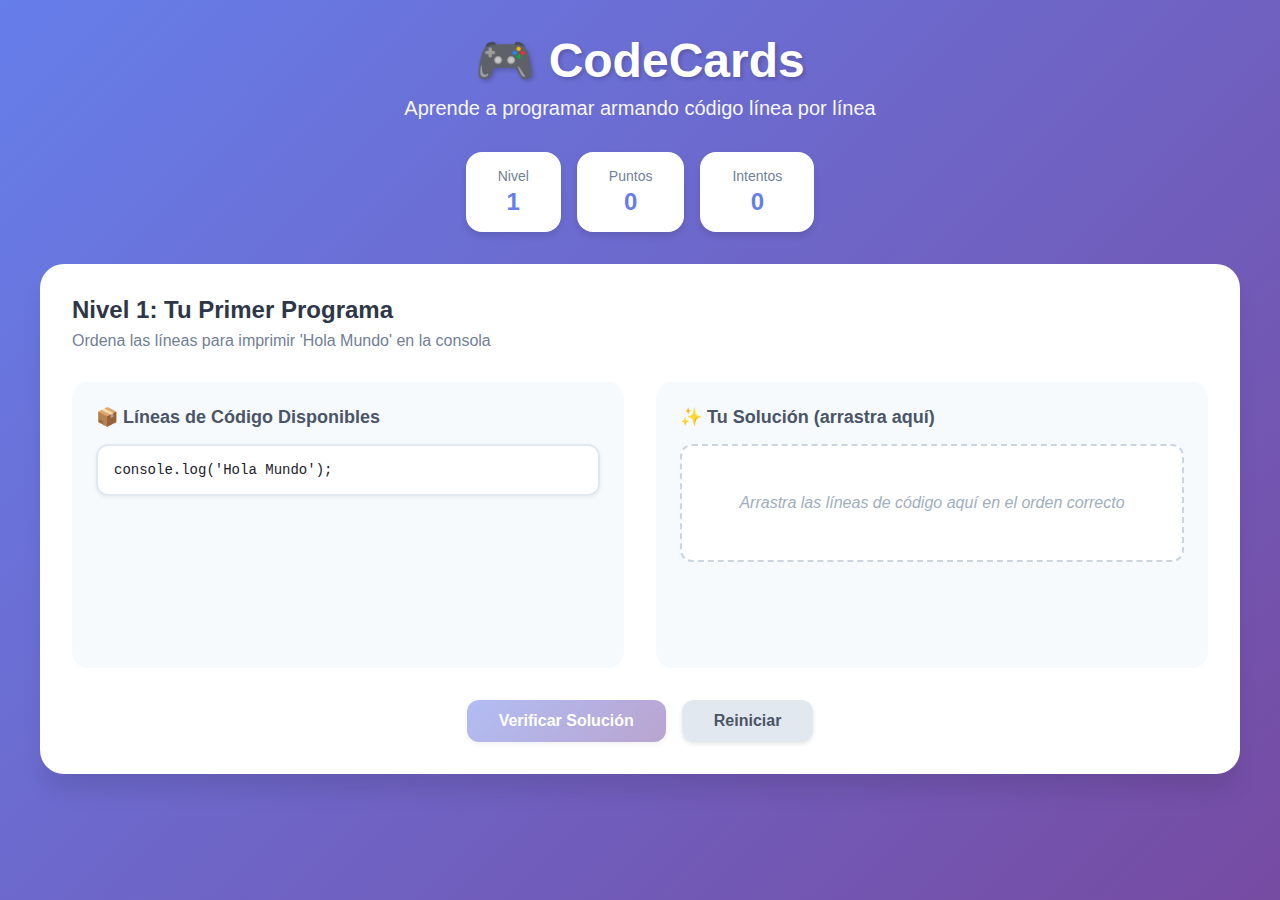
<file: index.html>
<!DOCTYPE html>
<html lang="es">
<head>
    <meta charset="UTF-8">
    <meta name="viewport" content="width=device-width, initial-scale=1.0">
    <title>CodeCards - Aprende a Programar</title>
    <style>
        * {
            margin: 0;
            padding: 0;
            box-sizing: border-box;
        }

        body {
            font-family: -apple-system, BlinkMacSystemFont, 'Segoe UI', Roboto, Oxygen, Ubuntu, Cantarell, sans-serif;
            background: linear-gradient(135deg, #667eea 0%, #764ba2 100%);
            min-height: 100vh;
            padding: 2rem;
            color: #1a202c;
        }

        .container {
            max-width: 1200px;
            margin: 0 auto;
        }

        .header {
            text-align: center;
            margin-bottom: 2rem;
            color: white;
        }

        .header h1 {
            font-size: 3rem;
            font-weight: 800;
            margin-bottom: 0.5rem;
            text-shadow: 2px 2px 4px rgba(0,0,0,0.2);
        }

        .header p {
            font-size: 1.25rem;
            opacity: 0.95;
        }

        .game-stats {
            display: flex;
            gap: 1rem;
            justify-content: center;
            margin-bottom: 2rem;
            flex-wrap: wrap;
        }

        .stat-card {
            background: white;
            padding: 1rem 2rem;
            border-radius: 1rem;
            box-shadow: 0 4px 6px rgba(0,0,0,0.1);
            text-align: center;
        }

        .stat-label {
            font-size: 0.875rem;
            color: #718096;
            margin-bottom: 0.25rem;
        }

        .stat-value {
            font-size: 1.5rem;
            font-weight: 700;
            color: #667eea;
        }

        .game-board {
            background: white;
            border-radius: 1.5rem;
            padding: 2rem;
            box-shadow: 0 20px 25px -5px rgba(0,0,0,0.1);
        }

        .challenge-header {
            margin-bottom: 2rem;
        }

        .challenge-title {
            font-size: 1.5rem;
            font-weight: 700;
            color: #2d3748;
            margin-bottom: 0.5rem;
        }

        .challenge-description {
            color: #718096;
            font-size: 1rem;
        }

        .game-area {
            display: grid;
            grid-template-columns: 1fr 1fr;
            gap: 2rem;
            margin-bottom: 2rem;
        }

        @media (max-width: 768px) {
            .game-area {
                grid-template-columns: 1fr;
            }
        }

        .cards-section, .drop-zone-section {
            background: #f7fafc;
            border-radius: 1rem;
            padding: 1.5rem;
        }

        .section-title {
            font-size: 1.125rem;
            font-weight: 600;
            color: #4a5568;
            margin-bottom: 1rem;
            display: flex;
            align-items: center;
            gap: 0.5rem;
        }

        .cards-container {
            display: flex;
            flex-direction: column;
            gap: 0.75rem;
            min-height: 200px;
        }

        .code-card {
            background: white;
            border: 2px solid #e2e8f0;
            border-radius: 0.75rem;
            padding: 1rem;
            cursor: grab;
            transition: all 0.2s;
            font-family: 'Courier New', monospace;
            font-size: 0.875rem;
            box-shadow: 0 2px 4px rgba(0,0,0,0.05);
        }

        .code-card:hover {
            border-color: #667eea;
            transform: translateY(-2px);
            box-shadow: 0 4px 8px rgba(102, 126, 234, 0.2);
        }

        .code-card.dragging {
            opacity: 0.5;
            cursor: grabbing;
        }

        .drop-zone {
            background: white;
            border: 2px dashed #cbd5e0;
            border-radius: 0.75rem;
            padding: 1rem;
            min-height: 60px;
            transition: all 0.2s;
            display: flex;
            flex-direction: column;
            gap: 0.5rem;
        }

        .drop-zone.drag-over {
            border-color: #667eea;
            background: #edf2f7;
        }

        .drop-zone-item {
            background: #f7fafc;
            border: 2px solid #667eea;
            border-radius: 0.5rem;
            padding: 0.75rem;
            font-family: 'Courier New', monospace;
            font-size: 0.875rem;
            display: flex;
            justify-content: space-between;
            align-items: center;
        }

        .remove-btn {
            background: #fc8181;
            color: white;
            border: none;
            border-radius: 0.25rem;
            padding: 0.25rem 0.5rem;
            cursor: pointer;
            font-size: 0.75rem;
            transition: background 0.2s;
        }

        .remove-btn:hover {
            background: #f56565;
        }

        .actions {
            display: flex;
            gap: 1rem;
            justify-content: center;
        }

        .btn {
            padding: 0.75rem 2rem;
            border: none;
            border-radius: 0.75rem;
            font-size: 1rem;
            font-weight: 600;
            cursor: pointer;
            transition: all 0.2s;
            box-shadow: 0 2px 4px rgba(0,0,0,0.1);
        }

        .btn-primary {
            background: linear-gradient(135deg, #667eea 0%, #764ba2 100%);
            color: white;
        }

        .btn-primary:hover {
            transform: translateY(-2px);
            box-shadow: 0 4px 8px rgba(102, 126, 234, 0.3);
        }

        .btn-secondary {
            background: #e2e8f0;
            color: #4a5568;
        }

        .btn-secondary:hover {
            background: #cbd5e0;
        }

        .btn:disabled {
            opacity: 0.5;
            cursor: not-allowed;
        }

        .feedback {
            margin-top: 1.5rem;
            padding: 1.5rem;
            border-radius: 1rem;
            animation: slideIn 0.3s ease-out;
        }

        @keyframes slideIn {
            from {
                opacity: 0;
                transform: translateY(-10px);
            }
            to {
                opacity: 1;
                transform: translateY(0);
            }
        }

        .feedback.success {
            background: #c6f6d5;
            border: 2px solid #48bb78;
        }

        .feedback.error {
            background: #fed7d7;
            border: 2px solid #f56565;
        }

        .feedback-title {
            font-size: 1.25rem;
            font-weight: 700;
            margin-bottom: 1rem;
            display: flex;
            align-items: center;
            gap: 0.5rem;
        }

        .feedback.success .feedback-title {
            color: #22543d;
        }

        .feedback.error .feedback-title {
            color: #742a2a;
        }

        .solution-code {
            background: #2d3748;
            color: #68d391;
            padding: 1rem;
            border-radius: 0.5rem;
            font-family: 'Courier New', monospace;
            margin: 1rem 0;
            white-space: pre-line;
            line-height: 1.6;
        }

        .explanation {
            margin-top: 1rem;
        }

        .explanation h4 {
            font-weight: 600;
            margin-bottom: 0.5rem;
            color: #2d3748;
        }

        .explanation p {
            color: #4a5568;
            line-height: 1.6;
            margin-bottom: 0.75rem;
        }

        .completion-screen {
            text-align: center;
            padding: 3rem;
        }

        .completion-screen h2 {
            font-size: 2.5rem;
            color: #667eea;
            margin-bottom: 1rem;
        }

        .completion-screen p {
            font-size: 1.25rem;
            color: #4a5568;
            margin-bottom: 2rem;
        }

        .final-score {
            font-size: 3rem;
            font-weight: 800;
            color: #764ba2;
            margin: 1rem 0;
        }

        .empty-state {
            text-align: center;
            color: #a0aec0;
            padding: 2rem;
            font-style: italic;
        }
    </style>
</head>
<body>
    <div class="container">
        <div class="header">
            <h1>🎮 CodeCards</h1>
            <p>Aprende a programar armando código línea por línea</p>
        </div>

        <div class="game-stats">
            <div class="stat-card">
                <div class="stat-label">Nivel</div>
                <div class="stat-value" id="level">1</div>
            </div>
            <div class="stat-card">
                <div class="stat-label">Puntos</div>
                <div class="stat-value" id="score">0</div>
            </div>
            <div class="stat-card">
                <div class="stat-label">Intentos</div>
                <div class="stat-value" id="attempts">0</div>
            </div>
        </div>

        <div class="game-board" id="gameBoard">
            <!-- Game content will be inserted here -->
        </div>
    </div>

    <script>
        const challenges = [
            {
                id: 1,
                title: "Nivel 1: Tu Primer Programa",
                description: "Ordena las líneas para imprimir 'Hola Mundo' en la consola",
                lines: [
                    "console.log('Hola Mundo');",
                ],
                explanation: {
                    why: "Este es el programa más básico en JavaScript. console.log() es una función que imprime mensajes en la consola del navegador, útil para ver resultados y depurar código.",
                    how: "1. console.log() es una función incorporada de JavaScript\n2. Toma un argumento (en este caso, el texto 'Hola Mundo')\n3. Imprime ese argumento en la consola del navegador\n4. El punto y coma (;) marca el final de la instrucción"
                }
            },
            {
                id: 2,
                title: "Nivel 2: Variables",
                description: "Crea una variable y muestra su valor",
                lines: [
                    "let nombre = 'Ana';",
                    "console.log(nombre);"
                ],
                explanation: {
                    why: "Las variables son contenedores que almacenan datos. Nos permiten guardar información y reutilizarla en diferentes partes del programa.",
                    how: "1. 'let' declara una nueva variable\n2. 'nombre' es el identificador de la variable\n3. El operador '=' asigna el valor 'Ana' a la variable\n4. console.log(nombre) imprime el valor almacenado en la variable"
                }
            },
            {
                id: 3,
                title: "Nivel 3: Operaciones Matemáticas",
                description: "Suma dos números y muestra el resultado",
                lines: [
                    "let a = 5;",
                    "let b = 3;",
                    "let suma = a + b;",
                    "console.log(suma);"
                ],
                explanation: {
                    why: "Las operaciones matemáticas son fundamentales en programación. Nos permiten realizar cálculos y manipular datos numéricos.",
                    how: "1. Declaramos dos variables 'a' y 'b' con valores numéricos\n2. Creamos una tercera variable 'suma' que almacena el resultado de a + b\n3. El operador '+' suma los valores de las variables\n4. Imprimimos el resultado (8) en la consola"
                }
            },
            {
                id: 4,
                title: "Nivel 4: Condicionales",
                description: "Verifica si un número es mayor que 10",
                lines: [
                    "let numero = 15;",
                    "if (numero > 10) {",
                    "  console.log('Es mayor que 10');",
                    "}"
                ],
                explanation: {
                    why: "Los condicionales permiten que el programa tome decisiones. El código se ejecuta solo si se cumple una condición específica.",
                    how: "1. Declaramos una variable 'numero' con valor 15\n2. 'if' evalúa la condición entre paréntesis\n3. 'numero > 10' compara si 15 es mayor que 10 (verdadero)\n4. Como la condición es verdadera, ejecuta el código dentro de las llaves\n5. Imprime 'Es mayor que 10'"
                }
            },
            {
                id: 5,
                title: "Nivel 5: Bucle For",
                description: "Imprime los números del 1 al 5",
                lines: [
                    "for (let i = 1; i <= 5; i++) {",
                    "  console.log(i);",
                    "}"
                ],
                explanation: {
                    why: "Los bucles permiten repetir código múltiples veces sin escribirlo manualmente. Son esenciales para procesar listas de datos o realizar tareas repetitivas.",
                    how: "1. 'for' inicia el bucle con tres partes:\n2. 'let i = 1' inicializa el contador en 1\n3. 'i <= 5' es la condición (continúa mientras i sea menor o igual a 5)\n4. 'i++' incrementa i en 1 después de cada iteración\n5. El bucle imprime 1, 2, 3, 4, 5 en iteraciones sucesivas"
                }
            },
            {
                id: 6,
                title: "Nivel 6: Arrays",
                description: "Crea un array y muestra su primer elemento",
                lines: [
                    "let frutas = ['manzana', 'banana', 'naranja'];",
                    "console.log(frutas[0]);"
                ],
                explanation: {
                    why: "Los arrays (arreglos) almacenan múltiples valores en una sola variable. Son perfectos para manejar listas de datos relacionados.",
                    how: "1. Declaramos un array 'frutas' con tres elementos entre corchetes\n2. Los arrays usan índices que empiezan en 0\n3. frutas[0] accede al primer elemento ('manzana')\n4. frutas[1] sería 'banana', frutas[2] sería 'naranja'"
                }
            },
            {
                id: 7,
                title: "Nivel 7: Funciones",
                description: "Define y llama una función que saluda",
                lines: [
                    "function saludar(nombre) {",
                    "  return 'Hola ' + nombre;",
                    "}",
                    "console.log(saludar('Carlos'));"
                ],
                explanation: {
                    why: "Las funciones son bloques de código reutilizables. Nos permiten organizar el código, evitar repetición y crear abstracciones útiles.",
                    how: "1. 'function' declara una nueva función llamada 'saludar'\n2. 'nombre' es un parámetro que recibe la función\n3. 'return' devuelve el resultado: 'Hola ' concatenado con el nombre\n4. saludar('Carlos') llama a la función con el argumento 'Carlos'\n5. Imprime 'Hola Carlos'"
                }
            },
            {
                id: 8,
                title: "Nivel 8: Objetos",
                description: "Crea un objeto y accede a sus propiedades",
                lines: [
                    "let persona = {",
                    "  nombre: 'María',",
                    "  edad: 25",
                    "};",
                    "console.log(persona.nombre);"
                ],
                explanation: {
                    why: "Los objetos agrupan datos relacionados en propiedades. Son fundamentales para modelar entidades del mundo real en código.",
                    how: "1. Creamos un objeto 'persona' con llaves {}\n2. Definimos propiedades con formato 'clave: valor'\n3. 'nombre' y 'edad' son propiedades del objeto\n4. Usamos notación de punto (persona.nombre) para acceder a propiedades\n5. Imprime 'María'"
                }
            }
        ];

        let currentChallengeIndex = 0;
        let score = 0;
        let attempts = 0;
        let userSolution = [];
        let availableCards = [];

        function init() {
            loadChallenge();
        }

        function loadChallenge() {
            const challenge = challenges[currentChallengeIndex];
            availableCards = [...challenge.lines].sort(() => Math.random() - 0.5);
            userSolution = [];
            
            updateStats();
            renderChallenge();
        }

        function updateStats() {
            document.getElementById('level').textContent = currentChallengeIndex + 1;
            document.getElementById('score').textContent = score;
            document.getElementById('attempts').textContent = attempts;
        }

        function renderChallenge() {
            const challenge = challenges[currentChallengeIndex];
            const gameBoard = document.getElementById('gameBoard');
            
            gameBoard.innerHTML = `
                <div class="challenge-header">
                    <h2 class="challenge-title">${challenge.title}</h2>
                    <p class="challenge-description">${challenge.description}</p>
                </div>
                
                <div class="game-area">
                    <div class="cards-section">
                        <div class="section-title">
                            📦 Líneas de Código Disponibles
                        </div>
                        <div class="cards-container" id="cardsContainer">
                            ${availableCards.length > 0 ? 
                                availableCards.map((line, index) => `
                                    <div class="code-card" draggable="true" data-index="${index}">
                                        ${line}
                                    </div>
                                `).join('') :
                                '<div class="empty-state">¡Todas las cartas han sido usadas!</div>'
                            }
                        </div>
                    </div>
                    
                    <div class="drop-zone-section">
                        <div class="section-title">
                            ✨ Tu Solución (arrastra aquí)
                        </div>
                        <div class="drop-zone" id="dropZone">
                            ${userSolution.length > 0 ?
                                userSolution.map((line, index) => `
                                    <div class="drop-zone-item">
                                        <span>${line}</span>
                                        <button class="remove-btn" onclick="removeLine(${index})">✕</button>
                                    </div>
                                `).join('') :
                                '<div class="empty-state">Arrastra las líneas de código aquí en el orden correcto</div>'
                            }
                        </div>
                    </div>
                </div>
                
                <div class="actions">
                    <button class="btn btn-primary" onclick="checkSolution()" ${userSolution.length === 0 ? 'disabled' : ''}>
                        Verificar Solución
                    </button>
                    <button class="btn btn-secondary" onclick="resetChallenge()">
                        Reiniciar
                    </button>
                </div>
                
                <div id="feedback"></div>
            `;
            
            setupDragAndDrop();
        }

        function setupDragAndDrop() {
            const cards = document.querySelectorAll('.code-card');
            const dropZone = document.getElementById('dropZone');
            
            cards.forEach(card => {
                card.addEventListener('dragstart', handleDragStart);
                card.addEventListener('dragend', handleDragEnd);
            });
            
            dropZone.addEventListener('dragover', handleDragOver);
            dropZone.addEventListener('drop', handleDrop);
            dropZone.addEventListener('dragleave', handleDragLeave);
        }

        let draggedIndex = null;

        function handleDragStart(e) {
            draggedIndex = parseInt(e.target.dataset.index);
            e.target.classList.add('dragging');
        }

        function handleDragEnd(e) {
            e.target.classList.remove('dragging');
        }

        function handleDragOver(e) {
            e.preventDefault();
            document.getElementById('dropZone').classList.add('drag-over');
        }

        function handleDragLeave(e) {
            if (e.target.id === 'dropZone') {
                e.target.classList.remove('drag-over');
            }
        }

        function handleDrop(e) {
            e.preventDefault();
            document.getElementById('dropZone').classList.remove('drag-over');
            
            if (draggedIndex !== null) {
                const line = availableCards[draggedIndex];
                userSolution.push(line);
                availableCards.splice(draggedIndex, 1);
                draggedIndex = null;
                renderChallenge();
            }
        }

        function removeLine(index) {
            const line = userSolution[index];
            availableCards.push(line);
            userSolution.splice(index, 1);
            renderChallenge();
        }

        function checkSolution() {
            attempts++;
            const challenge = challenges[currentChallengeIndex];
            const isCorrect = JSON.stringify(userSolution) === JSON.stringify(challenge.lines);
            
            const feedbackDiv = document.getElementById('feedback');
            
            if (isCorrect) {
                const points = Math.max(100 - (attempts - 1) * 20, 20);
                score += points;
                
                feedbackDiv.innerHTML = `
                    <div class="feedback success">
                        <div class="feedback-title">
                            ✅ ¡Excelente! Código Correcto
                        </div>
                        <p><strong>+${points} puntos</strong></p>
                        
                        <div class="explanation">
                            <h4>💡 ¿Por qué funciona este código?</h4>
                            <p>${challenge.explanation.why}</p>
                            
                            <h4>🔍 ¿Cómo funciona paso a paso?</h4>
                            <p style="white-space: pre-line;">${challenge.explanation.how}</p>
                        </div>
                        
                        <div style="margin-top: 1.5rem;">
                            <button class="btn btn-primary" onclick="nextChallenge()">
                                Siguiente Nivel →
                            </button>
                        </div>
                    </div>
                `;
            } else {
                feedbackDiv.innerHTML = `
                    <div class="feedback error">
                        <div class="feedback-title">
                            ❌ Código Incorrecto
                        </div>
                        <p>El orden de las líneas no es correcto. ¡Sigue intentando!</p>
                        
                        <h4 style="margin-top: 1rem; color: #742a2a;">📝 Solución Correcta:</h4>
                        <div class="solution-code">${challenge.lines.join('\n')}</div>
                        
                        <div class="explanation">
                            <h4>💡 ¿Por qué funciona este código?</h4>
                            <p>${challenge.explanation.why}</p>
                            
                            <h4>🔍 ¿Cómo funciona paso a paso?</h4>
                            <p style="white-space: pre-line;">${challenge.explanation.how}</p>
                        </div>
                        
                        <div style="margin-top: 1.5rem;">
                            <button class="btn btn-secondary" onclick="resetChallenge()">
                                Intentar de Nuevo
                            </button>
                        </div>
                    </div>
                `;
            }
            
            updateStats();
        }

        function resetChallenge() {
            attempts = 0;
            loadChallenge();
        }

        function nextChallenge() {
            currentChallengeIndex++;
            attempts = 0;
            
            if (currentChallengeIndex >= challenges.length) {
                showCompletion();
            } else {
                loadChallenge();
            }
        }

        function showCompletion() {
            const gameBoard = document.getElementById('gameBoard');
            gameBoard.innerHTML = `
                <div class="completion-screen">
                    <h2>🎉 ¡Felicitaciones!</h2>
                    <p>Has completado todos los desafíos de CodeCards</p>
                    <div class="final-score">${score} puntos</div>
                    <p>Has aprendido los fundamentos de la programación en JavaScript</p>
                    <button class="btn btn-primary" onclick="restartGame()">
                        Jugar de Nuevo
                    </button>
                </div>
            `;
        }

        function restartGame() {
            currentChallengeIndex = 0;
            score = 0;
            attempts = 0;
            init();
        }

        // Initialize game on load
        init();
    </script>
</body>
</html>
</file>
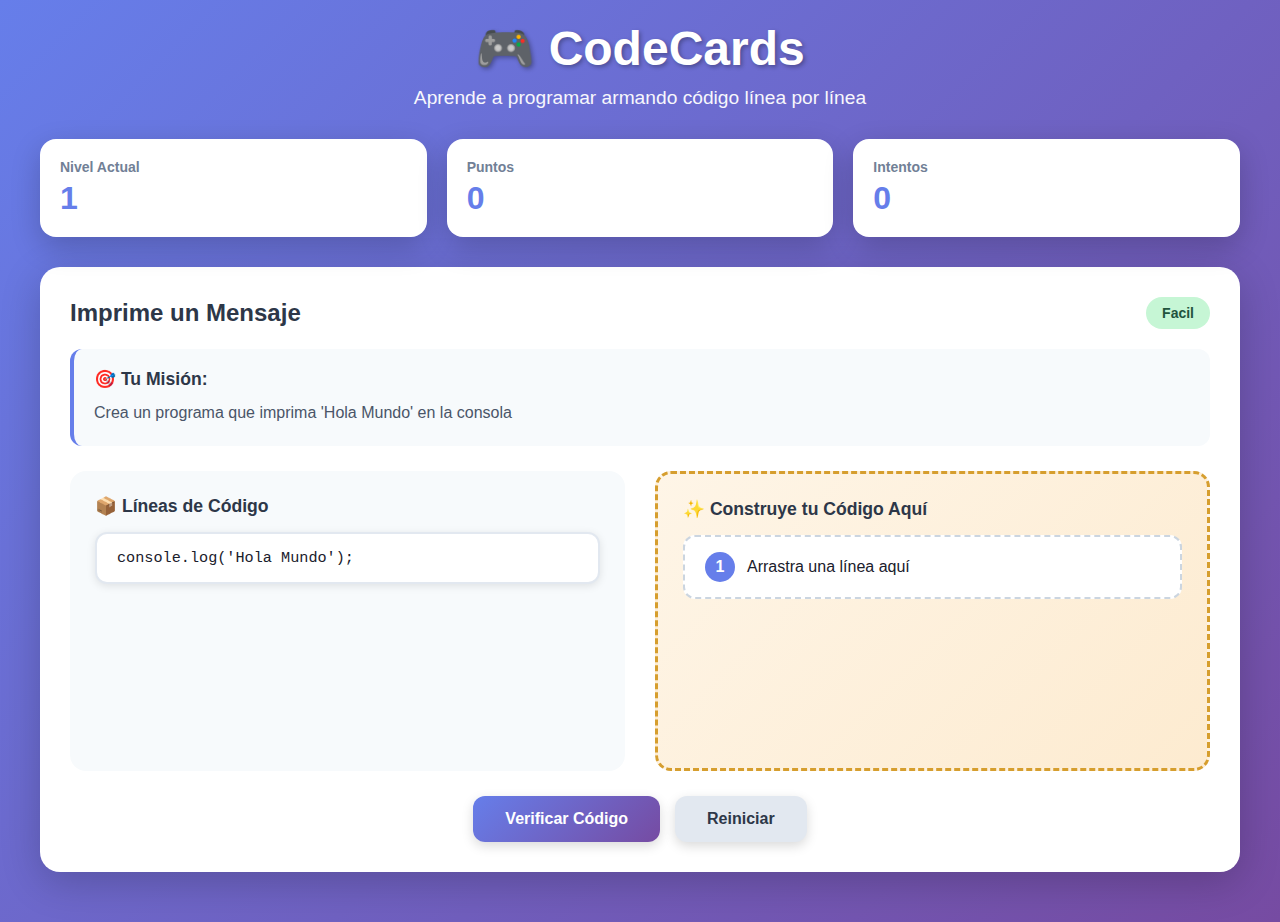
<file: blogger-version.html>
<!DOCTYPE html>
<html lang="es">
<head>
    <meta charset="UTF-8">
    <meta name="viewport" content="width=device-width, initial-scale=1.0">
    <title>CodeCards - Aprende a Programar Jugando</title>
    <style>
        * {
            margin: 0;
            padding: 0;
            box-sizing: border-box;
        }

        body {
            font-family: 'Segoe UI', Tahoma, Geneva, Verdana, sans-serif;
            background: linear-gradient(135deg, #667eea 0%, #764ba2 100%);
            min-height: 100vh;
            padding: 20px;
            color: #1a202c;
        }

        .game-container {
            max-width: 1200px;
            margin: 0 auto;
        }

        .header {
            text-align: center;
            margin-bottom: 30px;
            color: white;
        }

        .header h1 {
            font-size: 3rem;
            font-weight: 800;
            margin-bottom: 10px;
            text-shadow: 2px 2px 4px rgba(0,0,0,0.3);
        }

        .header p {
            font-size: 1.2rem;
            opacity: 0.95;
        }

        .stats-bar {
            display: flex;
            justify-content: space-between;
            gap: 20px;
            margin-bottom: 30px;
            flex-wrap: wrap;
        }

        .stat-card {
            background: white;
            padding: 20px;
            border-radius: 16px;
            flex: 1;
            min-width: 200px;
            box-shadow: 0 10px 30px rgba(0,0,0,0.2);
        }

        .stat-label {
            font-size: 0.875rem;
            color: #718096;
            margin-bottom: 5px;
            font-weight: 600;
        }

        .stat-value {
            font-size: 2rem;
            font-weight: 800;
            color: #667eea;
        }

        .challenge-section {
            background: white;
            padding: 30px;
            border-radius: 20px;
            margin-bottom: 30px;
            box-shadow: 0 10px 40px rgba(0,0,0,0.2);
        }

        .challenge-header {
            display: flex;
            justify-content: space-between;
            align-items: center;
            margin-bottom: 20px;
            flex-wrap: wrap;
            gap: 10px;
        }

        .challenge-title {
            font-size: 1.5rem;
            font-weight: 700;
            color: #2d3748;
        }

        .difficulty-badge {
            padding: 8px 16px;
            border-radius: 20px;
            font-size: 0.875rem;
            font-weight: 600;
        }

        .difficulty-facil { background: #c6f6d5; color: #22543d; }
        .difficulty-medio { background: #feebc8; color: #7c2d12; }
        .difficulty-dificil { background: #fed7d7; color: #742a2a; }

        .challenge-description {
            background: #f7fafc;
            padding: 20px;
            border-radius: 12px;
            margin-bottom: 25px;
            border-left: 4px solid #667eea;
        }

        .challenge-description h3 {
            font-size: 1.1rem;
            margin-bottom: 10px;
            color: #2d3748;
        }

        .challenge-description p {
            color: #4a5568;
            line-height: 1.6;
        }

        .game-area {
            display: grid;
            grid-template-columns: 1fr 1fr;
            gap: 30px;
            margin-bottom: 25px;
        }

        @media (max-width: 768px) {
            .game-area {
                grid-template-columns: 1fr;
            }
        }

        .cards-pool, .drop-zone {
            background: #f7fafc;
            padding: 25px;
            border-radius: 16px;
            min-height: 300px;
        }

        .section-title {
            font-size: 1.1rem;
            font-weight: 700;
            margin-bottom: 15px;
            color: #2d3748;
        }

        .drop-zone {
            background: linear-gradient(135deg, #fef5e7 0%, #fdebd0 100%);
            border: 3px dashed #d69e2e;
        }

        .code-card {
            background: white;
            padding: 15px 20px;
            margin-bottom: 12px;
            border-radius: 12px;
            cursor: move;
            border: 2px solid #e2e8f0;
            transition: all 0.3s ease;
            font-family: 'Courier New', monospace;
            font-size: 0.95rem;
            box-shadow: 0 2px 8px rgba(0,0,0,0.1);
        }

        .code-card:hover {
            transform: translateY(-2px);
            box-shadow: 0 4px 12px rgba(102, 126, 234, 0.3);
            border-color: #667eea;
        }

        .code-card.dragging {
            opacity: 0.5;
            transform: rotate(5deg);
        }

        .drop-slot {
            background: white;
            padding: 15px 20px;
            margin-bottom: 12px;
            border-radius: 12px;
            border: 2px dashed #cbd5e0;
            min-height: 55px;
            display: flex;
            align-items: center;
            transition: all 0.3s ease;
        }

        .drop-slot.drag-over {
            background: #e6fffa;
            border-color: #38b2ac;
            transform: scale(1.02);
        }

        .drop-slot.filled {
            border-style: solid;
            border-color: #667eea;
        }

        .slot-number {
            display: inline-block;
            width: 30px;
            height: 30px;
            background: #667eea;
            color: white;
            border-radius: 50%;
            text-align: center;
            line-height: 30px;
            font-weight: 700;
            margin-right: 12px;
            flex-shrink: 0;
        }

        .button-group {
            display: flex;
            gap: 15px;
            justify-content: center;
            flex-wrap: wrap;
        }

        .btn {
            padding: 14px 32px;
            border: none;
            border-radius: 12px;
            font-size: 1rem;
            font-weight: 700;
            cursor: pointer;
            transition: all 0.3s ease;
            box-shadow: 0 4px 12px rgba(0,0,0,0.15);
        }

        .btn:hover {
            transform: translateY(-2px);
            box-shadow: 0 6px 16px rgba(0,0,0,0.2);
        }

        .btn-primary {
            background: linear-gradient(135deg, #667eea 0%, #764ba2 100%);
            color: white;
        }

        .btn-secondary {
            background: #e2e8f0;
            color: #2d3748;
        }

        .btn-next {
            background: linear-gradient(135deg, #48bb78 0%, #38a169 100%);
            color: white;
        }

        .btn:disabled {
            opacity: 0.5;
            cursor: not-allowed;
        }

        .feedback {
            margin-top: 25px;
            padding: 25px;
            border-radius: 16px;
            animation: slideIn 0.5s ease;
        }

        @keyframes slideIn {
            from {
                opacity: 0;
                transform: translateY(-20px);
            }
            to {
                opacity: 1;
                transform: translateY(0);
            }
        }

        .feedback-success {
            background: linear-gradient(135deg, #c6f6d5 0%, #9ae6b4 100%);
            border-left: 5px solid #38a169;
        }

        .feedback-error {
            background: linear-gradient(135deg, #fed7d7 0%, #fc8181 100%);
            border-left: 5px solid #e53e3e;
        }

        .feedback h3 {
            font-size: 1.3rem;
            margin-bottom: 15px;
            color: #2d3748;
        }

        .feedback-content {
            color: #2d3748;
            line-height: 1.8;
        }

        .feedback-content strong {
            display: block;
            margin-top: 15px;
            margin-bottom: 8px;
            font-size: 1.05rem;
        }

        .feedback-content ul {
            margin-left: 20px;
            margin-top: 10px;
        }

        .feedback-content li {
            margin-bottom: 8px;
        }

        .solution-code {
            background: #2d3748;
            color: #48bb78;
            padding: 20px;
            border-radius: 12px;
            margin: 15px 0;
            font-family: 'Courier New', monospace;
            overflow-x: auto;
        }

        .solution-code div {
            margin-bottom: 5px;
        }

        .completion-screen {
            text-align: center;
            padding: 50px 20px;
        }

        .completion-screen h2 {
            font-size: 3rem;
            margin-bottom: 20px;
            color: #2d3748;
        }

        .completion-screen .trophy {
            font-size: 5rem;
            margin-bottom: 20px;
        }

        .final-stats {
            display: grid;
            grid-template-columns: repeat(auto-fit, minmax(200px, 1fr));
            gap: 20px;
            margin: 30px 0;
        }

        .hidden {
            display: none;
        }
    </style>
</head>
<body>
    <div class="game-container">
        <div class="header">
            <h1>🎮 CodeCards</h1>
            <p>Aprende a programar armando código línea por línea</p>
        </div>

        <div id="gameScreen">
            <div class="stats-bar">
                <div class="stat-card">
                    <div class="stat-label">Nivel Actual</div>
                    <div class="stat-value" id="currentLevel">1</div>
                </div>
                <div class="stat-card">
                    <div class="stat-label">Puntos</div>
                    <div class="stat-value" id="score">0</div>
                </div>
                <div class="stat-card">
                    <div class="stat-label">Intentos</div>
                    <div class="stat-value" id="attempts">0</div>
                </div>
            </div>

            <div class="challenge-section">
                <div class="challenge-header">
                    <h2 class="challenge-title" id="challengeTitle"></h2>
                    <span class="difficulty-badge" id="difficultyBadge"></span>
                </div>

                <div class="challenge-description">
                    <h3>🎯 Tu Misión:</h3>
                    <p id="challengeDescription"></p>
                </div>

                <div class="game-area">
                    <div class="cards-pool">
                        <h3 class="section-title">📦 Líneas de Código</h3>
                        <div id="cardsContainer"></div>
                    </div>

                    <div class="drop-zone">
                        <h3 class="section-title">✨ Construye tu Código Aquí</h3>
                        <div id="dropZone"></div>
                    </div>
                </div>

                <div class="button-group">
                    <button class="btn btn-primary" id="checkBtn">Verificar Código</button>
                    <button class="btn btn-secondary" id="resetBtn">Reiniciar</button>
                    <button class="btn btn-next hidden" id="nextBtn">Siguiente Nivel →</button>
                </div>

                <div id="feedback" class="hidden"></div>
            </div>
        </div>

        <div id="completionScreen" class="challenge-section hidden">
            <div class="completion-screen">
                <div class="trophy">🏆</div>
                <h2>¡Felicitaciones!</h2>
                <p style="font-size: 1.2rem; color: #4a5568; margin-bottom: 30px;">
                    Has completado todos los desafíos de CodeCards
                </p>
                <div class="final-stats">
                    <div class="stat-card">
                        <div class="stat-label">Puntos Totales</div>
                        <div class="stat-value" id="finalScore">0</div>
                    </div>
                    <div class="stat-card">
                        <div class="stat-label">Niveles Completados</div>
                        <div class="stat-value" id="finalLevels">0</div>
                    </div>
                </div>
                <button class="btn btn-primary" onclick="location.reload()">Jugar de Nuevo</button>
            </div>
        </div>
    </div>

    <script>
        const challenges = [
            {
                title: "Imprime un Mensaje",
                description: "Crea un programa que imprima 'Hola Mundo' en la consola",
                difficulty: "facil",
                lines: [
                    "console.log('Hola Mundo');",
                ],
                explanation: {
                    why: "Este es el programa más básico en programación. Sirve para verificar que tu entorno de desarrollo funciona correctamente y para entender cómo mostrar información al usuario.",
                    how: "console.log() es una función que imprime mensajes en la consola del navegador o terminal. El texto entre comillas es el mensaje que queremos mostrar."
                }
            },
            {
                title: "Declara una Variable",
                description: "Crea una variable llamada 'edad' y asígnale el valor 25",
                difficulty: "facil",
                lines: [
                    "let edad = 25;",
                ],
                explanation: {
                    why: "Las variables son contenedores que almacenan datos que pueden cambiar durante la ejecución del programa. Son fundamentales para guardar y manipular información.",
                    how: "'let' declara una variable que puede cambiar su valor. 'edad' es el nombre de la variable, '=' asigna el valor, y '25' es el valor numérico que guardamos."
                }
            },
            {
                title: "Suma de Números",
                description: "Crea dos variables con números y muestra su suma",
                difficulty: "facil",
                lines: [
                    "let a = 10;",
                    "let b = 20;",
                    "console.log(a + b);",
                ],
                explanation: {
                    why: "Las operaciones matemáticas son esenciales en programación para realizar cálculos, procesar datos numéricos y resolver problemas computacionales.",
                    how: "Primero declaramos dos variables 'a' y 'b' con valores numéricos. Luego usamos el operador '+' para sumarlas y console.log() para mostrar el resultado (30)."
                }
            },
            {
                title: "Condicional Simple",
                description: "Verifica si un número es mayor que 10 y muestra un mensaje",
                difficulty: "medio",
                lines: [
                    "let numero = 15;",
                    "if (numero > 10) {",
                    "  console.log('El número es mayor que 10');",
                    "}",
                ],
                explanation: {
                    why: "Las condicionales permiten que el programa tome decisiones y ejecute diferentes acciones según las condiciones. Son la base de la lógica en programación.",
                    how: "La estructura 'if' evalúa una condición (numero > 10). Si es verdadera, ejecuta el código entre llaves {}. En este caso, como 15 > 10, se imprime el mensaje."
                }
            },
            {
                title: "Bucle For",
                description: "Imprime los números del 1 al 5 usando un bucle",
                difficulty: "medio",
                lines: [
                    "for (let i = 1; i <= 5; i++) {",
                    "  console.log(i);",
                    "}",
                ],
                explanation: {
                    why: "Los bucles permiten repetir acciones múltiples veces sin escribir código duplicado. Son esenciales para procesar listas, hacer cálculos repetitivos y automatizar tareas.",
                    how: "El bucle 'for' tiene tres partes: inicialización (i=1), condición (i<=5), e incremento (i++). En cada iteración, imprime el valor actual de 'i' y lo incrementa hasta llegar a 5."
                }
            },
            {
                title: "Función Simple",
                description: "Crea una función que salude a una persona por su nombre",
                difficulty: "medio",
                lines: [
                    "function saludar(nombre) {",
                    "  return 'Hola ' + nombre;",
                    "}",
                    "console.log(saludar('Ana'));",
                ],
                explanation: {
                    why: "Las funciones permiten reutilizar código, organizarlo mejor y crear bloques lógicos que realizan tareas específicas. Son fundamentales para escribir código mantenible.",
                    how: "'function' declara la función, 'nombre' es el parámetro que recibe, 'return' devuelve el resultado concatenando 'Hola ' con el nombre. Luego llamamos la función con 'Ana' como argumento."
                }
            },
            {
                title: "Array y Recorrido",
                description: "Crea un array de frutas y muestra cada una",
                difficulty: "dificil",
                lines: [
                    "let frutas = ['manzana', 'banana', 'naranja'];",
                    "for (let i = 0; i < frutas.length; i++) {",
                    "  console.log(frutas[i]);",
                    "}",
                ],
                explanation: {
                    why: "Los arrays (arreglos) permiten almacenar múltiples valores en una sola variable. Son esenciales para manejar colecciones de datos como listas de usuarios, productos, etc.",
                    how: "Declaramos un array con corchetes [] que contiene 3 strings. Luego usamos un bucle for que recorre cada posición del array (0 a 2) usando 'frutas.length' para saber cuántos elementos hay."
                }
            },
            {
                title: "Objeto y Propiedades",
                description: "Crea un objeto persona con nombre y edad, y muestra sus propiedades",
                difficulty: "dificil",
                lines: [
                    "let persona = {",
                    "  nombre: 'Carlos',",
                    "  edad: 30",
                    "};",
                    "console.log(persona.nombre + ' tiene ' + persona.edad + ' años');",
                ],
                explanation: {
                    why: "Los objetos permiten agrupar datos relacionados y representar entidades del mundo real. Son fundamentales en programación orientada a objetos y para estructurar datos complejos.",
                    how: "Creamos un objeto con llaves {} que contiene propiedades (nombre y edad) con sus valores. Accedemos a las propiedades usando la notación de punto (persona.nombre) y las concatenamos en un mensaje."
                }
            }
        ];

        let currentChallengeIndex = 0;
        let score = 0;
        let attempts = 0;
        let droppedCards = [];

        function initGame() {
            loadChallenge(currentChallengeIndex);
        }

        function loadChallenge(index) {
            const challenge = challenges[index];
            
            document.getElementById('currentLevel').textContent = index + 1;
            document.getElementById('challengeTitle').textContent = challenge.title;
            document.getElementById('challengeDescription').textContent = challenge.description;
            
            const badge = document.getElementById('difficultyBadge');
            badge.textContent = challenge.difficulty.charAt(0).toUpperCase() + challenge.difficulty.slice(1);
            badge.className = 'difficulty-badge difficulty-' + challenge.difficulty;
            
            const shuffledLines = [...challenge.lines].sort(() => Math.random() - 0.5);
            
            const cardsContainer = document.getElementById('cardsContainer');
            cardsContainer.innerHTML = '';
            shuffledLines.forEach((line, idx) => {
                const card = document.createElement('div');
                card.className = 'code-card';
                card.draggable = true;
                card.textContent = line;
                card.dataset.line = line;
                card.dataset.id = 'card-' + idx;
                
                card.addEventListener('dragstart', handleDragStart);
                card.addEventListener('dragend', handleDragEnd);
                
                cardsContainer.appendChild(card);
            });
            
            const dropZone = document.getElementById('dropZone');
            dropZone.innerHTML = '';
            droppedCards = new Array(challenge.lines.length).fill(null);
            
            for (let i = 0; i < challenge.lines.length; i++) {
                const slot = document.createElement('div');
                slot.className = 'drop-slot';
                slot.dataset.index = i;
                slot.innerHTML = `<span class="slot-number">${i + 1}</span><span class="slot-content">Arrastra una línea aquí</span>`;
                
                slot.addEventListener('dragover', handleDragOver);
                slot.addEventListener('drop', handleDrop);
                slot.addEventListener('dragleave', handleDragLeave);
                
                dropZone.appendChild(slot);
            }
            
            document.getElementById('feedback').classList.add('hidden');
            document.getElementById('nextBtn').classList.add('hidden');
            document.getElementById('checkBtn').disabled = false;
        }

        let draggedElement = null;

        function handleDragStart(e) {
            draggedElement = e.target;
            e.target.classList.add('dragging');
            e.dataTransfer.effectAllowed = 'move';
        }

        function handleDragEnd(e) {
            e.target.classList.remove('dragging');
        }

        function handleDragOver(e) {
            e.preventDefault();
            e.dataTransfer.dropEffect = 'move';
            e.currentTarget.classList.add('drag-over');
        }

        function handleDragLeave(e) {
            e.currentTarget.classList.remove('drag-over');
        }

        function handleDrop(e) {
            e.preventDefault();
            e.currentTarget.classList.remove('drag-over');
            
            const slot = e.currentTarget;
            const index = parseInt(slot.dataset.index);
            
            if (droppedCards[index]) {
                const oldCard = document.querySelector(`[data-id="${droppedCards[index]}"]`);
                if (oldCard && oldCard.parentElement.classList.contains('drop-slot')) {
                    document.getElementById('cardsContainer').appendChild(oldCard);
                }
            }
            
            const line = draggedElement.dataset.line;
            const cardId = draggedElement.dataset.id;
            
            droppedCards[index] = cardId;
            
            slot.innerHTML = `<span class="slot-number">${index + 1}</span><span class="slot-content">${line}</span>`;
            slot.classList.add('filled');
            
            draggedElement.remove();
        }

        document.getElementById('checkBtn').addEventListener('click', checkSolution);
        document.getElementById('resetBtn').addEventListener('click', () => loadChallenge(currentChallengeIndex));
        document.getElementById('nextBtn').addEventListener('click', nextChallenge);

        function checkSolution() {
            attempts++;
            document.getElementById('attempts').textContent = attempts;
            
            const challenge = challenges[currentChallengeIndex];
            const slots = document.querySelectorAll('.drop-slot');
            const userSolution = [];
            
            slots.forEach(slot => {
                const content = slot.querySelector('.slot-content');
                if (content && !content.textContent.includes('Arrastra')) {
                    userSolution.push(content.textContent);
                }
            });
            
            const isCorrect = userSolution.length === challenge.lines.length &&
                            userSolution.every((line, idx) => line === challenge.lines[idx]);
            
            const feedback = document.getElementById('feedback');
            feedback.classList.remove('hidden', 'feedback-success', 'feedback-error');
            
            if (isCorrect) {
                feedback.classList.add('feedback-success');
                const points = Math.max(100 - (attempts - 1) * 20, 20);
                score += points;
                document.getElementById('score').textContent = score;
                
                feedback.innerHTML = `
                    <h3>🎉 ¡Excelente! Código Correcto (+${points} puntos)</h3>
                    <div class="feedback-content">
                        <strong>¿Por qué este código es correcto?</strong>
                        <p>${challenge.explanation.why}</p>
                        
                        <strong>¿Cómo funciona paso a paso?</strong>
                        <p>${challenge.explanation.how}</p>
                    </div>
                `;
                
                document.getElementById('checkBtn').disabled = true;
                document.getElementById('nextBtn').classList.remove('hidden');
            } else {
                feedback.classList.add('feedback-error');
                
                const solutionHTML = challenge.lines.map((line, idx) => 
                    `<div>${idx + 1}. ${line}</div>`
                ).join('');
                
                feedback.innerHTML = `
                    <h3>❌ Código Incorrecto - ¡Sigue Intentando!</h3>
                    <div class="feedback-content">
                        <strong>La solución correcta es:</strong>
                        <div class="solution-code">${solutionHTML}</div>
                        
                        <strong>¿Por qué este código funciona?</strong>
                        <p>${challenge.explanation.why}</p>
                        
                        <strong>¿Cómo funciona paso a paso?</strong>
                        <p>${challenge.explanation.how}</p>
                        
                        <p style="margin-top: 15px; font-weight: 600;">💡 Intenta de nuevo ordenando las líneas correctamente.</p>
                    </div>
                `;
            }
        }

        function nextChallenge() {
            currentChallengeIndex++;
            attempts = 0;
            
            if (currentChallengeIndex >= challenges.length) {
                showCompletionScreen();
            } else {
                loadChallenge(currentChallengeIndex);
            }
        }

        function showCompletionScreen() {
            document.getElementById('gameScreen').classList.add('hidden');
            document.getElementById('completionScreen').classList.remove('hidden');
            document.getElementById('finalScore').textContent = score;
            document.getElementById('finalLevels').textContent = challenges.length;
        }

        initGame();
    </script>
</body>
</html>
</file>
